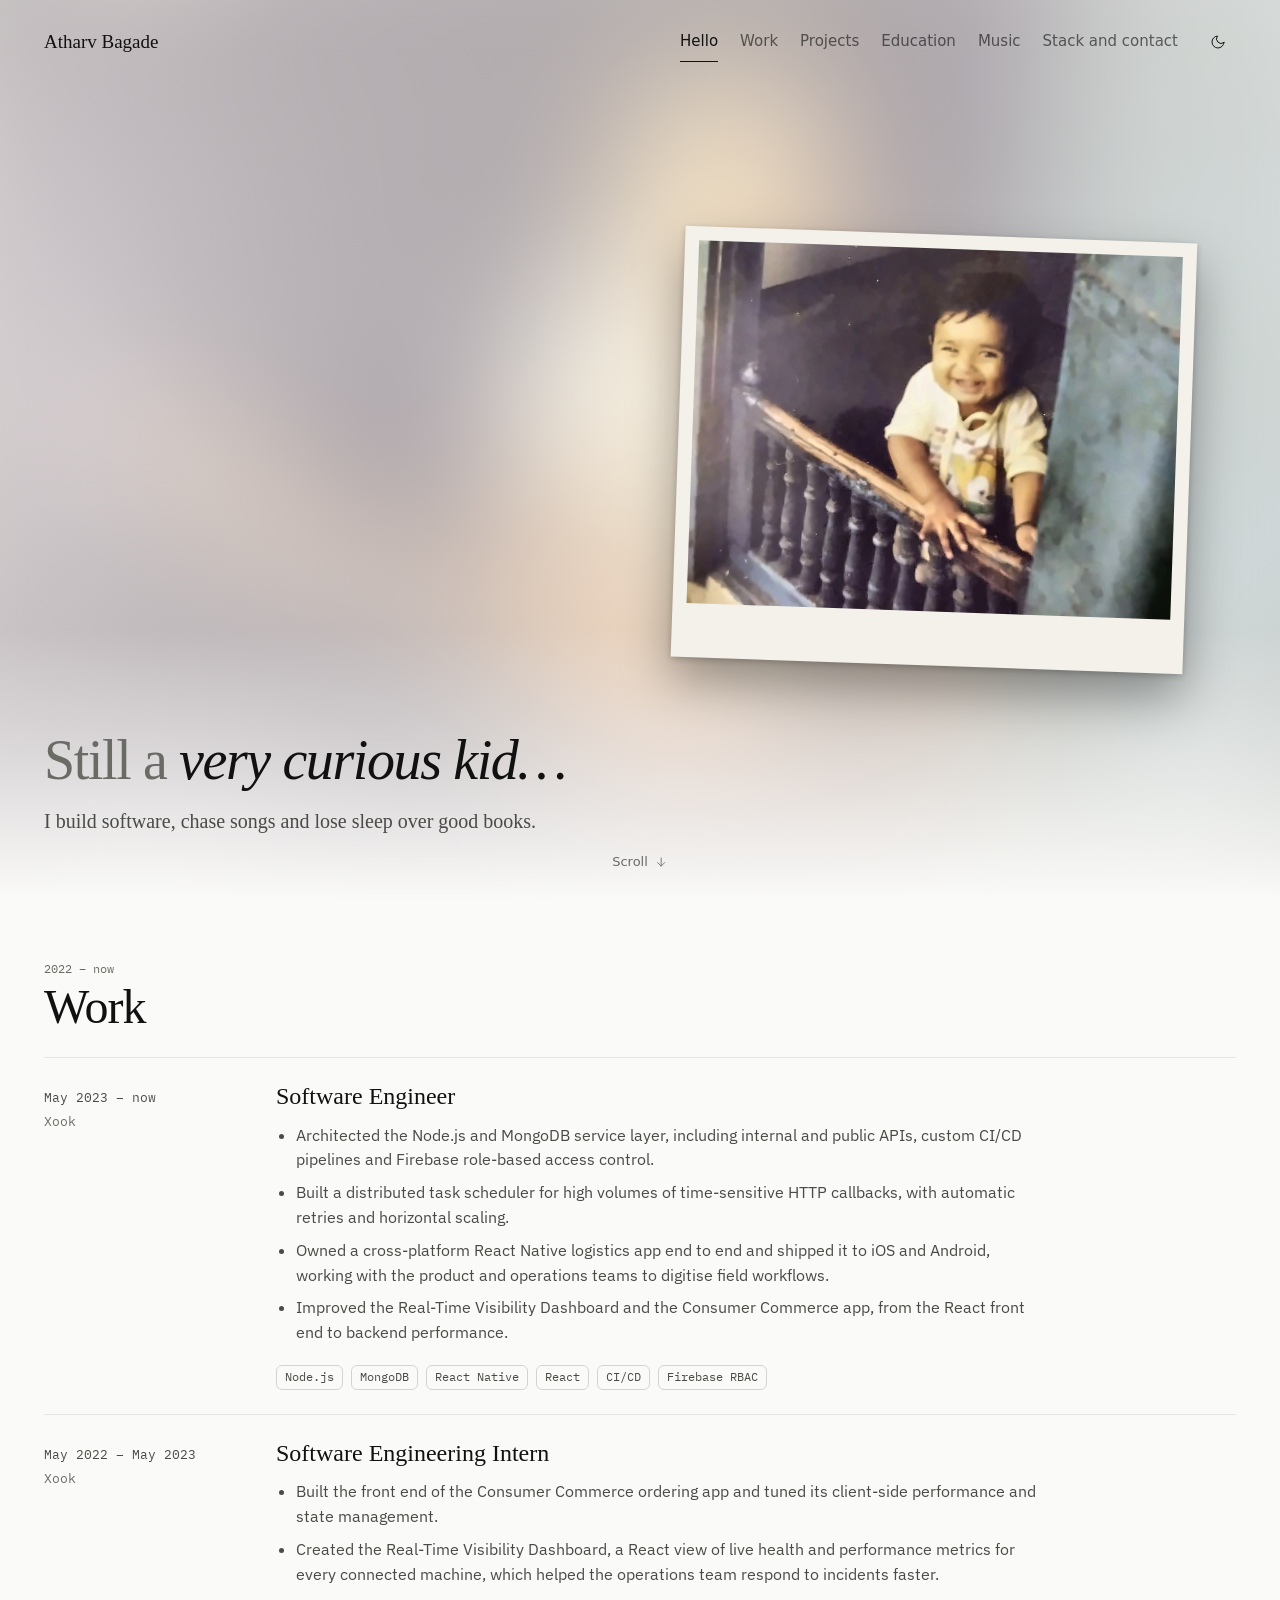
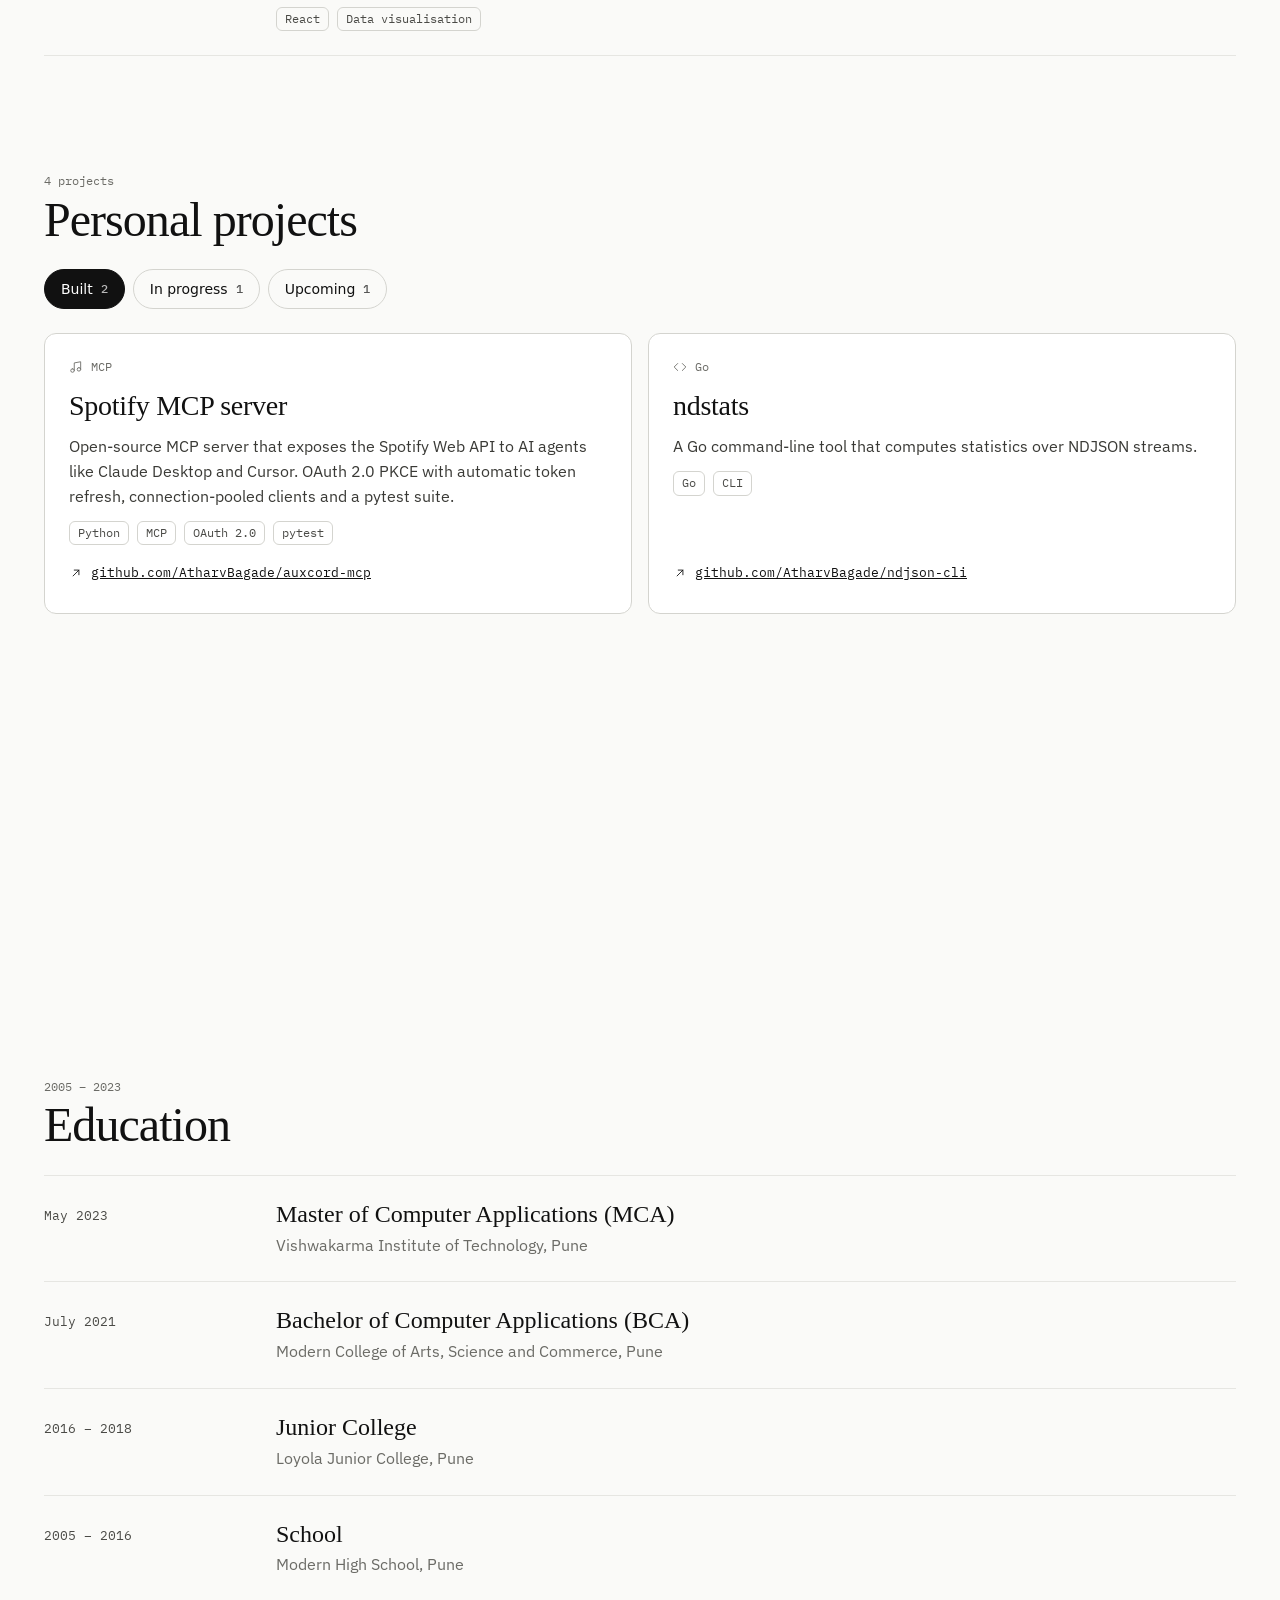
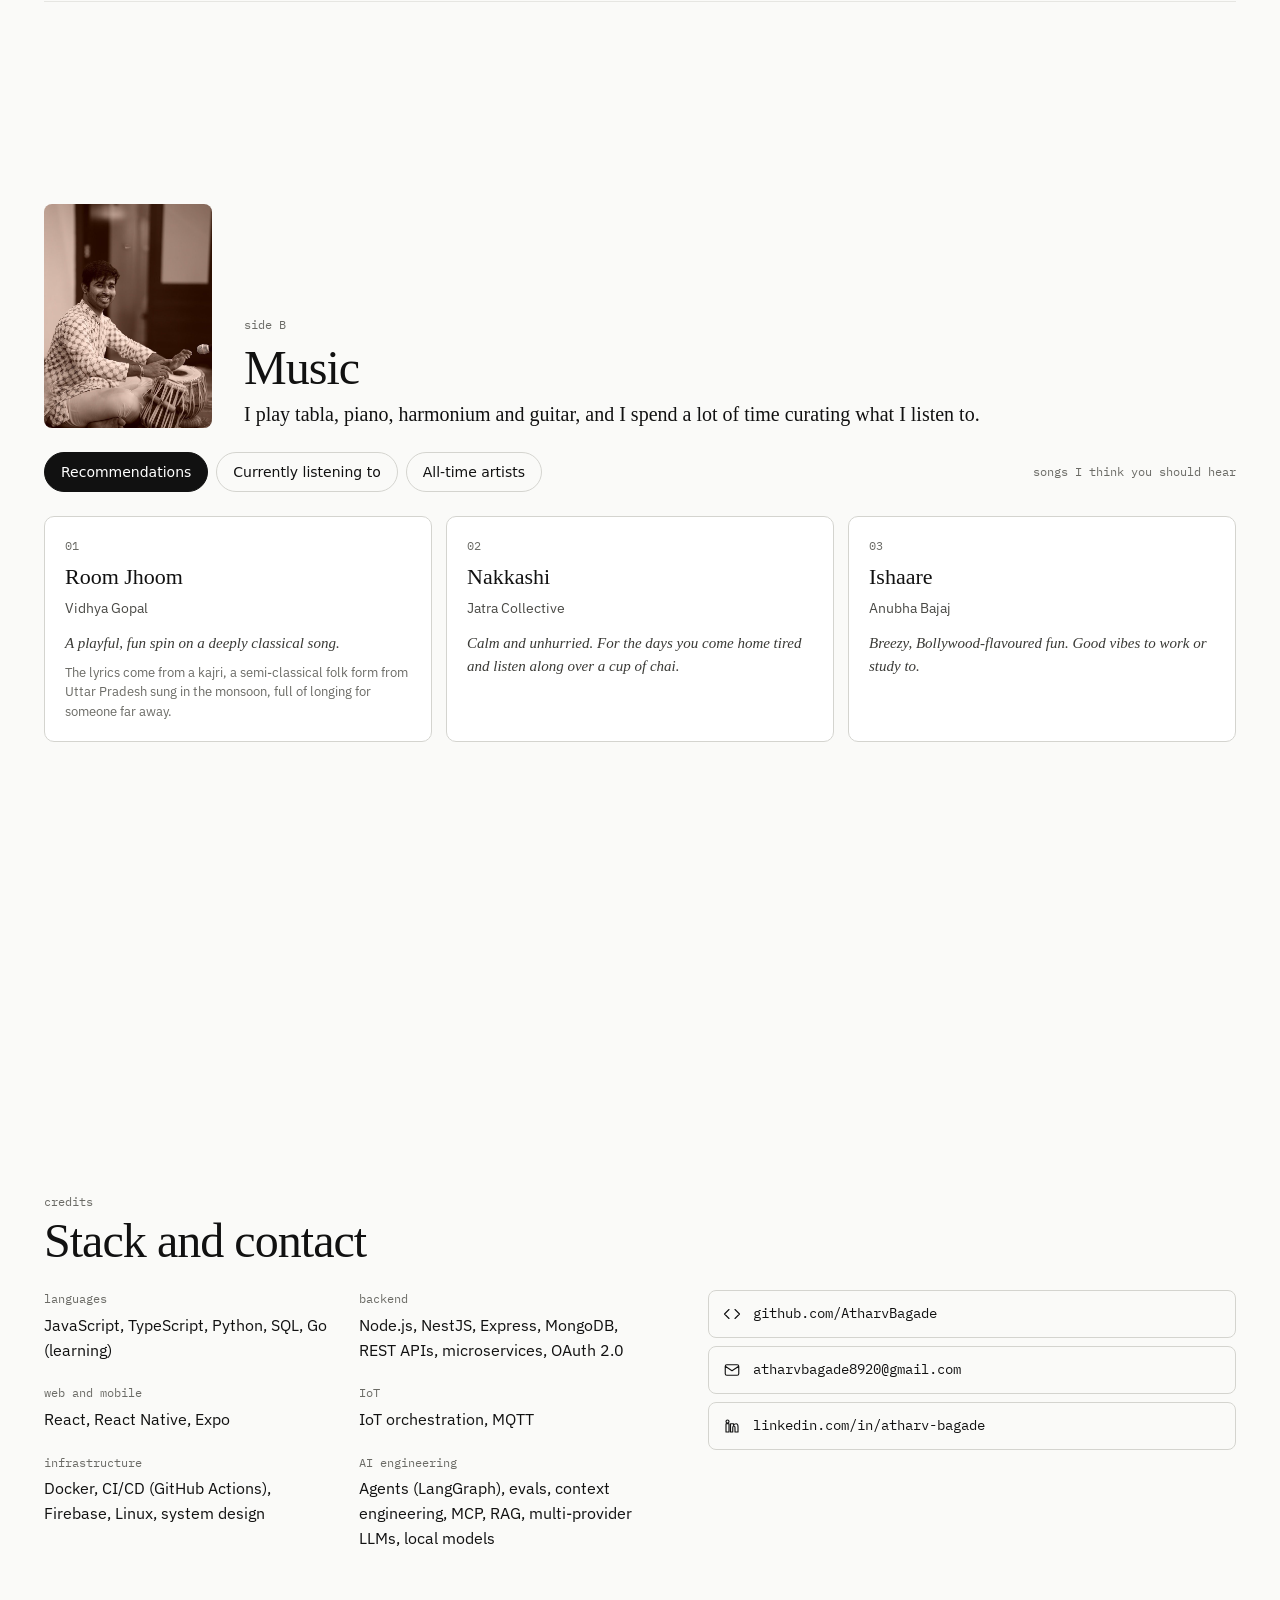
<file: index.html>
<!doctype html>
<html lang="en">
<head>
<meta charset="utf-8">
<meta name="viewport" content="width=device-width, initial-scale=1, viewport-fit=cover">
<title>Atharv Bagade</title>
<meta name="description" content="Atharv Bagade: software engineer moving into AI engineering. Still a very curious kid who builds software, chases songs and loses sleep over good books.">
<meta property="og:title" content="Atharv Bagade">
<meta property="og:description" content="Still a very curious kid. I build software, chase songs and lose sleep over good books.">
<meta property="og:type" content="website">
<meta property="og:image" content="img/og.jpg">
<meta name="twitter:card" content="summary_large_image">
<link rel="icon" href="favicon.svg" type="image/svg+xml">

<!-- Set the theme before first paint: saved choice, else the system setting. -->
<script>
  (function () {
    var saved = null;
    try { saved = localStorage.getItem('theme'); } catch (e) {}
    var dark = saved ? saved === 'dark' : !window.matchMedia || window.matchMedia('(prefers-color-scheme: dark)').matches;
    document.documentElement.dataset.theme = dark ? 'dark' : 'light';
  })();
</script>

<!-- Sentient and Chillax are served by Fontshare (ITF Free Font License); the font files are not kept in this repo. -->
<link rel="preconnect" href="https://api.fontshare.com">
<link rel="stylesheet" href="https://api.fontshare.com/v2/css?f[]=sentient@400,401,500,501&f[]=chillax@500&display=swap">
<link rel="preconnect" href="https://fonts.googleapis.com">
<link rel="preconnect" href="https://fonts.gstatic.com" crossorigin>
<link rel="stylesheet" href="https://fonts.googleapis.com/css2?family=IBM+Plex+Mono:wght@400;500&family=IBM+Plex+Sans:wght@400;500;600&display=swap">
<link rel="stylesheet" href="styles.css">
<script src="main.js" defer></script>
</head>
<body>
<div class="app at-top" data-section="hello">

  <header class="topbar">
    <a class="name" href="#hello">Atharv Bagade</a>
    <div class="topbar-right">
      <nav class="top-nav" aria-label="Sections">
        <a href="#hello">Hello</a>
        <a href="#work">Work</a>
        <a href="#projects">Projects</a>
        <a href="#education">Education</a>
        <a href="#music">Music</a>
        <a href="#contact">Stack and contact</a>
      </nav>
      <button type="button" class="theme-toggle" aria-label="Switch theme">
        <svg class="icon-sun" width="16" height="16" viewBox="0 0 24 24" aria-hidden="true"><path d="M12 8a4 4 0 1 0 0 8a4 4 0 1 0 0-8M12 2v2M12 20v2M4.9 4.9l1.4 1.4M17.7 17.7l1.4 1.4M2 12h2M20 12h2M4.9 19.1l1.4-1.4M17.7 6.3l1.4-1.4"/></svg>
        <svg class="icon-moon" width="16" height="16" viewBox="0 0 24 24" aria-hidden="true"><path d="M21 12.8A9 9 0 1 1 11.2 3a7 7 0 0 0 9.8 9.8z"/></svg>
      </button>
    </div>
  </header>

  <main>
    <!-- Hello -->
    <section id="hello" class="page-section hello" aria-label="Hello">
      <!-- Blurred photo on larger screens, full photo on phones -->
      <div class="backdrop backdrop-ambient" aria-hidden="true"></div>
      <div class="backdrop backdrop-veil" aria-hidden="true"></div>
      <div class="backdrop backdrop-photo" aria-hidden="true"></div>
      <div class="backdrop backdrop-shade" aria-hidden="true"></div>
      <figure class="print">
        <img src="img/hero.jpg" alt="Atharv as a small child, laughing and leaning over a wooden balcony railing" width="1600" height="1199">
      </figure>
      <div class="hero">
        <h1><span class="hero-muted">Still a</span> <em>very curious kid…</em></h1>
        <p>I build software, chase songs and lose sleep over good books.</p>
      </div>
      <a class="scroll-cue" href="#work">Scroll
        <svg width="14" height="14" viewBox="0 0 24 24" aria-hidden="true"><path d="M12 5v14M6 13l6 6 6-6"/></svg></a>
    </section>

    <!-- Work -->
    <section id="work" class="page-section" aria-labelledby="work-title">
      <div class="section-head">
        <p class="eyebrow">2022 – now</p>
        <h2 id="work-title">Work</h2>
      </div>
      <ol class="entries">
        <li class="entry">
          <div class="entry-date"><span>May 2023 – now</span><span class="muted">Xook</span></div>
          <div class="entry-body">
            <h3>Software Engineer</h3>
            <ul class="bullets">
              <li>Architected the Node.js and MongoDB service layer, including internal and public APIs, custom CI/CD pipelines and Firebase role-based access control.</li>
              <li>Built a distributed task scheduler for high volumes of time-sensitive HTTP callbacks, with automatic retries and horizontal scaling.</li>
              <li>Owned a cross-platform React Native logistics app end to end and shipped it to iOS and Android, working with the product and operations teams to digitise field workflows.</li>
              <li>Improved the Real-Time Visibility Dashboard and the Consumer Commerce app, from the React front end to backend performance.</li>
            </ul>
            <ul class="chips"><li>Node.js</li><li>MongoDB</li><li>React Native</li><li>React</li><li>CI/CD</li><li>Firebase RBAC</li></ul>
          </div>
        </li>
        <li class="entry">
          <div class="entry-date"><span>May 2022 – May 2023</span><span class="muted">Xook</span></div>
          <div class="entry-body">
            <h3>Software Engineering Intern</h3>
            <ul class="bullets">
              <li>Built the front end of the Consumer Commerce ordering app and tuned its client-side performance and state management.</li>
              <li>Created the Real-Time Visibility Dashboard, a React view of live health and performance metrics for every connected machine, which helped the operations team respond to incidents faster.</li>
            </ul>
            <ul class="chips"><li>React</li><li>Data visualisation</li></ul>
          </div>
        </li>
      </ol>
    </section>

    <!-- Personal projects: cards are rendered from data/projects.json -->
    <section id="projects" class="page-section" aria-labelledby="projects-title">
      <div class="section-head">
        <p class="eyebrow" id="project-total">Personal projects</p>
        <h2 id="projects-title">Personal projects</h2>
      </div>
      <div class="tabs-row">
        <div class="tabs" role="tablist" aria-label="Project status" data-tabs="projects">
          <button type="button" role="tab" data-key="built" aria-controls="project-list">Built <span class="count"></span></button>
          <button type="button" role="tab" data-key="progress" aria-controls="project-list">In progress <span class="count"></span></button>
          <button type="button" role="tab" data-key="upcoming" aria-controls="project-list">Upcoming <span class="count"></span></button>
        </div>
      </div>
      <div class="cards" id="project-list" role="tabpanel"></div>
    </section>

    <!-- Education -->
    <section id="education" class="page-section" aria-labelledby="education-title">
      <div class="section-head">
        <p class="eyebrow">2005 – 2023</p>
        <h2 id="education-title">Education</h2>
      </div>
      <ol class="entries">
        <li class="entry">
          <span class="entry-date">May 2023</span>
          <div class="entry-body">
            <h3>Master of Computer Applications (MCA)</h3>
            <p class="muted">Vishwakarma Institute of Technology, Pune</p>
          </div>
        </li>
        <li class="entry">
          <span class="entry-date">July 2021</span>
          <div class="entry-body">
            <h3>Bachelor of Computer Applications (BCA)</h3>
            <p class="muted">Modern College of Arts, Science and Commerce, Pune</p>
          </div>
        </li>
        <li class="entry">
          <span class="entry-date">2016 – 2018</span>
          <div class="entry-body">
            <h3>Junior College</h3>
            <p class="muted">Loyola Junior College, Pune</p>
          </div>
        </li>
        <li class="entry">
          <span class="entry-date">2005 – 2016</span>
          <div class="entry-body">
            <h3>School</h3>
            <p class="muted">Modern High School, Pune</p>
          </div>
        </li>
      </ol>
    </section>

    <!-- Music: lists are rendered from data/music.json -->
    <section id="music" class="page-section" aria-labelledby="music-title">
      <div class="section-head music-head">
        <img class="music-photo" src="img/playing.jpg" alt="Atharv sitting cross-legged on the floor, smiling as he plays the tabla" width="661" height="992">
        <div>
          <p class="eyebrow">side B</p>
          <h2 id="music-title">Music</h2>
          <p class="lead">I play tabla, piano, harmonium and guitar, and I spend a lot of time curating what I listen to.</p>
        </div>
      </div>
      <div class="tabs-row">
        <div class="tabs" role="tablist" aria-label="Music" data-tabs="music">
          <button type="button" role="tab" data-key="recommendations">Recommendations</button>
          <button type="button" role="tab" data-key="current">Currently listening to</button>
          <button type="button" role="tab" data-key="allTime">All-time artists</button>
        </div>
        <p class="eyebrow" id="music-note"></p>
      </div>
      <div id="music-list" role="tabpanel"></div>
    </section>

    <!-- Stack and contact -->
    <section id="contact" class="page-section" aria-labelledby="contact-title">
      <div class="section-head">
        <p class="eyebrow">credits</p>
        <h2 id="contact-title">Stack and contact</h2>
      </div>
      <div class="contact-grid">
        <dl class="stack">
          <div><dt>languages</dt><dd>JavaScript, TypeScript, Python, SQL, Go (learning)</dd></div>
          <div><dt>backend</dt><dd>Node.js, NestJS, Express, MongoDB, REST APIs, microservices, OAuth 2.0</dd></div>
          <div><dt>web and mobile</dt><dd>React, React Native, Expo</dd></div>
          <div><dt>IoT</dt><dd>IoT orchestration, MQTT</dd></div>
          <div><dt>infrastructure</dt><dd>Docker, CI/CD (GitHub Actions), Firebase, Linux, system design</dd></div>
          <div><dt>AI engineering</dt><dd>Agents (LangGraph), evals, context engineering, MCP, RAG, multi-provider LLMs, local models</dd></div>
        </dl>
        <ul class="contact-links">
          <li><a href="https://github.com/AtharvBagade">
            <svg width="18" height="18" viewBox="0 0 24 24" aria-hidden="true"><path d="M8 6l-6 6 6 6M16 6l6 6-6 6"/></svg>github.com/AtharvBagade</a></li>
          <li><a href="mailto:atharvbagade8920@gmail.com">
            <svg width="18" height="18" viewBox="0 0 24 24" aria-hidden="true"><path d="M5 5h14a2 2 0 0 1 2 2v10a2 2 0 0 1-2 2H5a2 2 0 0 1-2-2V7a2 2 0 0 1 2-2zM3 7l9 6 9-6"/></svg>atharvbagade8920@gmail.com</a></li>
          <li><a href="https://www.linkedin.com/in/atharv-bagade-344172216/">
            <svg width="18" height="18" viewBox="0 0 24 24" aria-hidden="true"><path d="M4 9h4v11H4zM6 4a2 2 0 1 0 0 4a2 2 0 1 0 0-4M10 9h4v2c.8-1.3 2-2 3.5-2C20 9 20 11 20 13v7h-4v-6c0-1.2-.3-2-1.5-2S13 13 13 14v6h-3z"/></svg>linkedin.com/in/atharv-bagade</a></li>
        </ul>
      </div>
    </section>
  </main>

  <!-- Shown once the page is scrolled to the end -->
  <button type="button" class="to-top" aria-label="Back to top">
    <svg width="18" height="18" viewBox="0 0 24 24" aria-hidden="true"><path d="M12 19V5M6 11l6-6 6 6"/></svg>
  </button>

</div>
</body>
</html>
</file>
<file: styles.css>
/*
  Atharv Bagade: personal site.
  One scrolling page of full-screen sections that snap into place; each section fits one screen on desktop. Monochrome theme with dark/light modes.
  A fixed top bar holds jump links to each section. Section content fades up as it arrives;
  Hello drifts and fades as you scroll away from it.
  Desktop: Hello shows a tilted print over a blurred copy of the photo.
  Phone (<= 720px): the section links are hidden and Hello shows the photo full-screen.
*/

/* ---------- Theme tokens ---------- */
:root {
  --bg: #FAFAF8;
  --sunk: #F3F3F0;
  --card: #FFFFFF;
  --ink: #111111;
  --on-ink: #FFFFFF;
  --active: #ECECE8;
  --hover: #F0F0EC;
  --line: #E6E6E2;
  --line2: #D4D4CF;
  --dash: #BDBDB7;
  --muted: #6B6B66;
  --text2: #4A4A46;
  --text3: #3A3A36;
  --c1: #E4E4DF; --c2: #D2D2CC; --c3: #DCDCD7; --c4: #C9C9C3; --c5: #EFEFEB; --c6: #D6D6D1;
  --veil: rgba(250, 250, 248, .6);
  color-scheme: light;

  --font-display: 'Sentient', Georgia, 'Times New Roman', serif;
  --font-ui: 'Chillax', system-ui, sans-serif;
  --font-body: 'IBM Plex Sans', system-ui, -apple-system, 'Segoe UI', sans-serif;
  --font-mono: 'IBM Plex Mono', ui-monospace, Menlo, monospace;

  --pad-x: 44px;
  --bar-h: 84px; /* height of the fixed top bar; sections land just below it */
  /* Colours used on top of the photo (phone Hello). Overridden there. */
  --nav-ink: var(--ink);
  --nav-line: var(--line2);
}

:root[data-theme="dark"] {
  --bg: #0F0F0F;
  --sunk: #141414;
  --card: #1A1A1A;
  --ink: #EDEDEA;
  --on-ink: #0F0F0F;
  --active: #222222;
  --hover: #1C1C1C;
  --line: #262626;
  --line2: #3A3A3A;
  --dash: #4A4A4A;
  --muted: #9A9A94;
  --text2: #BDBDB7;
  --text3: #CFCFCB;
  --c1: #2A2A2A; --c2: #333333; --c3: #2E2E2E; --c4: #3A3A3A; --c5: #262626; --c6: #363636;
  --veil: rgba(12, 12, 12, .5);
  color-scheme: dark;
}

/* ---------- Base ---------- */
*, *::before, *::after { box-sizing: border-box; }
/* Each section snaps to just below the fixed top bar. Sections taller than the screen still scroll freely. */
html { scroll-behavior: smooth; scroll-snap-type: y mandatory; scroll-padding-top: var(--bar-h); }
body { margin: 0; }
body {
  background: var(--bg);
  color: var(--ink);
  font-family: var(--font-body);
  font-size: 16px;
  line-height: 1.55;
  -webkit-font-smoothing: antialiased;
}
a { color: var(--ink); }
svg { fill: none; stroke: currentColor; stroke-width: 1.5; stroke-linecap: round; stroke-linejoin: round; }
:focus-visible { outline: 2px solid var(--ink); outline-offset: 2px; }
[hidden] { display: none !important; }
h1, h2, h3 { margin: 0; font-family: var(--font-display); font-weight: 500; text-wrap: balance; }
h2 { font-weight: 400; font-size: 48px; line-height: 1.05; letter-spacing: -0.02em; }
h3 { font-size: 24px; line-height: 1.2; }
p { margin: 0; }
ul, ol { margin: 0; padding: 0; list-style: none; }

.eyebrow { font-family: var(--font-mono); font-size: 12px; color: var(--muted); }
.eyebrow a { color: inherit; text-underline-offset: 2px; }
.eyebrow a:hover { color: var(--ink); }
.muted { color: var(--muted); }
.lead { font-family: var(--font-display); font-size: 20px; line-height: 1.35; }

/* ---------- Hello backdrops ---------- */
.backdrop { position: absolute; inset: 0; pointer-events: none; }
.backdrop-ambient {
  inset: -120px;
  background: url('img/hero.jpg') 55% 35% / cover;
  filter: blur(70px) saturate(1.35);
}
/* Fades into the page colour at the bottom so Hello flows into the next section. */
.backdrop-veil { background: linear-gradient(to bottom, var(--veil) 70%, var(--bg)); }
.backdrop-photo { background: url('img/hero.jpg') 56% 28% / cover; translate: 0 calc(var(--p) * 30%); }
.backdrop-shade {
  background:
    linear-gradient(to top, rgba(0, 0, 0, .78) 0%, rgba(0, 0, 0, 0) 55%),
    linear-gradient(to bottom, rgba(0, 0, 0, .45) 0%, rgba(0, 0, 0, 0) 20%);
}
.backdrop-photo, .backdrop-shade { display: none; }

/* ---------- Top bar: fixed; see-through at the top of the page, solid once scrolled ---------- */
.topbar {
  position: fixed; top: 0; left: 0; right: 0; z-index: 10;
  min-height: var(--bar-h);
  display: flex; flex-wrap: wrap; align-items: center; justify-content: space-between; gap: 10px 24px;
  padding: 22px var(--pad-x);
  background: var(--bg); border-bottom: 1px solid var(--line);
  transition: background-color .2s ease, border-color .2s ease;
}
.app.at-top .topbar { background: transparent; border-bottom-color: transparent; }
.name { font-family: var(--font-display); font-weight: 500; font-size: 19px; color: var(--nav-ink); text-decoration: none; white-space: nowrap; }
.topbar-right { display: flex; flex-wrap: wrap; align-items: center; gap: 4px 22px; }
.top-nav { display: flex; flex-wrap: wrap; gap: 4px 22px; }
.top-nav a {
  display: flex; align-items: center; min-height: 40px;
  font-family: var(--font-ui); font-weight: 500; font-size: 15px; white-space: nowrap;
  color: var(--nav-ink); text-decoration: none; opacity: .62;
  border-bottom: 1px solid transparent;
}
.top-nav a:hover { opacity: 1; }
.top-nav a[aria-current] { opacity: 1; border-bottom-color: var(--nav-ink); }
.theme-toggle {
  width: 36px; height: 36px; border-radius: 999px; cursor: pointer;
  display: flex; align-items: center; justify-content: center;
  background: transparent; color: var(--nav-ink); border: 1px solid var(--nav-line);
}
:root[data-theme="dark"] .icon-moon, :root:not([data-theme="dark"]) .icon-sun { display: none; }

/* ---------- Back to top: floats bottom right once the page reaches the end ---------- */
.to-top {
  position: fixed; right: var(--pad-x); bottom: 32px; z-index: 10;
  width: 44px; height: 44px; border-radius: 22px; cursor: pointer;
  display: flex; align-items: center; justify-content: center;
  background: var(--bg); color: var(--ink); border: 1px solid var(--line2);
  box-shadow: 0 4px 12px rgba(0, 0, 0, .08);
  opacity: 0; visibility: hidden; translate: 0 8px;
  transition: opacity .2s ease, translate .2s ease, visibility .2s, border-color .15s ease;
}
.app.at-end .to-top { opacity: 1; visibility: visible; translate: none; }
.to-top:hover { border-color: var(--ink); }
.to-top:active { scale: .96; }

/* ---------- Sections: each fills the screen below the top bar, content centred vertically ---------- */
.page-section {
  min-height: calc(100vh - var(--bar-h)); min-height: calc(100svh - var(--bar-h));
  display: flex; flex-direction: column; justify-content: center;
  padding: 56px var(--pad-x);
  scroll-snap-align: start;
}
.page-section > * + * { margin-top: 24px; }
/* Sections with tabs start at the top, so the heading stays put when a tab changes the content height. */
.page-section:has([role="tablist"]) { justify-content: flex-start; }

/* ---------- On-scroll reveal ----------
   main.js adds .reveal-ready (skipped for reduced motion), gives each item its order in --i,
   and marks a section .in-view when it scrolls into view. Uses `translate` so card hover (`transform`) still works. */
.reveal-ready .page-section:not(.hello) :is(.section-head, .tabs-row, .entry, .card, .rec, .row, .stack > div, .contact-links li) { opacity: 0; }
.reveal-ready .page-section.in-view :is(.section-head, .tabs-row, .entry, .card, .rec, .row, .stack > div, .contact-links li) {
  animation: rise .6s cubic-bezier(.2, .7, .2, 1) both;
  animation-delay: calc(min(var(--i, 0), 10) * 70ms);
}
@keyframes rise { from { opacity: 0; translate: 0 18px; } to { opacity: 1; translate: none; } }

/* ---------- Hello: the full first screen ---------- */
.hello {
  --p: 0; /* how far Hello has scrolled away, 0 to 1; set by main.js and drives the parallax below */
  display: block; position: relative; overflow: hidden; padding: 0;
  height: 100vh; height: 100svh; min-height: 560px;
}
.hello > * + * { margin-top: 0; }
.hero {
  position: absolute; left: var(--pad-x); right: 54%; bottom: 64px;
  display: flex; flex-direction: column; gap: 18px;
  translate: 0 calc(var(--p) * -60px); opacity: calc(1 - var(--p) * 1.6);
}
.hero h1 { font-size: 56px; line-height: 1; letter-spacing: -0.025em; max-width: 13em; }
.hero h1 em { font-style: italic; color: var(--ink); }
.hero-muted { color: var(--muted); }
.hero p { font-family: var(--font-display); font-size: 20px; line-height: 1.5; color: var(--text2); }
.print {
  /* --print-centre places the print; the entrance animation reuses it so the two never fight. */
  --print-centre: translateY(-50%);
  position: absolute; right: 7%; top: 50%; width: min(40%, 560px); margin: 0;
  transform: var(--print-centre) rotate(2deg);
  background: #F4F1EA; padding: 14px 14px 54px;
  box-shadow: 0 24px 50px rgba(0, 0, 0, .35), 0 2px 6px rgba(0, 0, 0, .2);
  animation: print-in .6s ease;
  translate: 0 calc(var(--p) * -140px); opacity: calc(1 - var(--p) * 1.2);
}
/* Its own keyframes: the shared view-in would replace the centring and tilt while it runs, then snap at the end. */
@keyframes print-in {
  from { opacity: 0; transform: var(--print-centre) translateY(16px) rotate(4deg); }
  to { opacity: 1; transform: var(--print-centre) rotate(2deg); }
}
.print img { display: block; width: 100%; height: auto; aspect-ratio: 4 / 3; object-fit: cover; object-position: 55% 30%; }
.scroll-cue {
  position: absolute; left: 50%; bottom: 22px; transform: translateX(-50%);
  display: flex; align-items: center; gap: 6px; min-height: 32px;
  font-family: var(--font-ui); font-weight: 500; font-size: 13px;
  color: var(--nav-ink); opacity: calc(.6 - var(--p) * 2); text-decoration: none;
}
.scroll-cue:hover { opacity: 1; }

/* ---------- Section headers ---------- */
.section-head { display: flex; flex-direction: column; gap: 4px; }
.section-head.split { flex-direction: row; flex-wrap: wrap; align-items: flex-end; justify-content: space-between; gap: 16px; }
.music-head { flex-direction: row; flex-wrap: wrap; align-items: stretch; gap: 20px 32px; }
.music-head > div:last-child { flex: 1 1 320px; display: flex; flex-direction: column; justify-content: flex-end; gap: 8px; }
.music-photo { flex: 0 0 168px; width: 168px; height: 224px; object-fit: cover; object-position: 40% 40%; border-radius: 8px; }

/* ---------- Work and Education entries: date column, then the entry ---------- */
.entries { border-bottom: 1px solid var(--line); }
.entry {
  display: grid; grid-template-columns: 200px minmax(0, 1fr); gap: 8px 32px;
  padding: 24px 0; border-top: 1px solid var(--line);
}
.entry-date { display: flex; flex-direction: column; gap: 4px; padding-top: 6px; font-family: var(--font-mono); font-size: 13px; color: var(--text2); font-variant-numeric: tabular-nums; }
.entry-body { display: flex; flex-direction: column; gap: 4px; max-width: 760px; }
.entry-body .bullets { margin-top: 8px; }
.entry-body .chips { margin-top: 16px; }
.bullets { list-style: disc; padding-left: 20px; display: flex; flex-direction: column; gap: 8px; color: var(--text2); }
.chips { display: flex; flex-wrap: wrap; gap: 8px; }
.chips li { padding: 2px 8px; border: 1px solid var(--line2); border-radius: 6px; font-family: var(--font-mono); font-size: 12px; color: var(--text2); }

/* ---------- Tabs (Projects and Music) ---------- */
.tabs { display: flex; flex-wrap: wrap; gap: 8px; }
.tabs button {
  display: flex; align-items: center; gap: 8px; min-height: 40px; padding: 0 16px; cursor: pointer;
  border: 1px solid var(--line2); border-radius: 20px; background: transparent; color: var(--ink);
  font-family: var(--font-ui); font-weight: 500; font-size: 14px; white-space: nowrap;
  transition: background-color .15s ease, border-color .15s ease, color .15s ease;
}
.tabs button:hover { border-color: var(--ink); }
.tabs button[aria-selected="true"] { background: var(--ink); border-color: var(--ink); color: var(--on-ink); }
.tabs .count { font-family: var(--font-mono); font-size: 12px; opacity: .7; }
.tabs-row { display: flex; flex-wrap: wrap; align-items: center; justify-content: space-between; gap: 8px 16px; }

/* ---------- Project cards: two columns, so a status tab never runs past one screen ---------- */
.cards { display: grid; grid-template-columns: repeat(2, minmax(0, 1fr)); gap: 16px; }
.card {
  display: flex; flex-direction: column; gap: 12px; padding: 24px;
  background: var(--card); border: 1px solid var(--line2); border-radius: 12px;
  transition: border-color .15s ease;
}
.card:hover { border-color: var(--ink); }
.card-tag { display: flex; align-items: center; gap: 8px; font-family: var(--font-mono); font-size: 12px; color: var(--muted); }
.card h3 { font-size: 28px; letter-spacing: -0.01em; }
.card p { color: var(--text3); }
.card-link { margin-top: auto; display: flex; align-items: center; gap: 8px; min-height: 32px; font-family: var(--font-mono); font-size: 13px; }

/* ---------- Music lists ---------- */
.rows { display: grid; grid-template-columns: repeat(auto-fit, minmax(min(300px, 100%), 1fr)); gap: 0 28px; }
.rows.single { grid-template-columns: minmax(0, 640px); }
.row {
  display: flex; align-items: center; gap: 12px; min-height: 52px; padding: 6px 8px;
  border-top: 1px solid var(--line); border-radius: 4px; color: var(--ink); text-decoration: none;
}
.row:hover { background: var(--hover); }
.row-no { flex: 0 0 22px; font-family: var(--font-mono); font-size: 13px; color: var(--muted); }
.avatar {
  flex: 0 0 36px; height: 36px; border-radius: 50%;
  display: flex; align-items: center; justify-content: center; font-size: 12px; font-weight: 600;
}
.row-name { flex: 1 1 0; min-width: 0; font-family: var(--font-ui); font-weight: 500; font-size: 16px; white-space: nowrap; overflow: hidden; text-overflow: ellipsis; }
.row svg { color: var(--muted); }
.recs { display: grid; grid-template-columns: repeat(auto-fit, minmax(min(280px, 100%), 1fr)); gap: 14px; }
.rec { display: flex; flex-direction: column; gap: 8px; padding: 20px; background: var(--card); border: 1px solid var(--line2); border-radius: 10px; color: var(--ink); text-decoration: none; }
.rec-title { font-family: var(--font-display); font-weight: 500; font-size: 22px; line-height: 1.2; }
.rec-artist { color: var(--text2); font-size: 14px; }
.rec-why { margin-top: 4px; color: var(--text3); font-family: var(--font-display); font-style: italic; font-size: 15px; }
.rec-note { color: var(--muted); font-size: 13px; line-height: 1.5; }

/* ---------- Stack and contact ---------- */
.contact-grid { display: flex; flex-wrap: wrap; gap: 28px 56px; }
.stack { flex: 1 1 360px; margin: 0; display: grid; grid-template-columns: repeat(auto-fit, minmax(min(200px, 100%), 1fr)); gap: 22px; }
.stack dt { font-family: var(--font-mono); font-size: 12px; color: var(--muted); }
.stack dd { margin: 4px 0 0; }
.contact-links { flex: 1 1 280px; display: flex; flex-direction: column; gap: 8px; }
.contact-links a {
  display: flex; align-items: center; gap: 12px; min-height: 48px; padding: 0 14px;
  border: 1px solid var(--line2); border-radius: 8px; text-decoration: none;
  font-family: var(--font-mono); font-size: 14px; overflow-wrap: anywhere;
}
.contact-links a:hover { background: var(--hover); }

/* ---------- Tablet ---------- */
@media (max-width: 1024px) {
  .hero { right: 50%; }
  .hero h1 { font-size: 46px; }
  .print { width: min(44%, 460px); }
  .top-nav { column-gap: 16px; }
  .entry { grid-template-columns: 160px minmax(0, 1fr); gap: 8px 24px; }
}

/* ---------- Short screens: tighten so Work still fits one screen ---------- */
@media (max-height: 820px) and (min-width: 721px) {
  .page-section { padding-top: 32px; padding-bottom: 32px; }
  h2 { font-size: 40px; }
  .entry { padding: 16px 0; }
  .bullets { gap: 4px; }
}

/* ---------- Portrait tablets: photo centred in the upper part, title full width below ---------- */
@media (min-width: 721px) and (orientation: portrait) {
  .print {
    --print-centre: translate(-50%, -50%);
    left: 50%; right: auto; top: 40%;
    width: min(64%, 560px);
  }
  .hero { right: var(--pad-x); bottom: 80px; }
  .hero h1 { font-size: 56px; max-width: 14em; }
}

/* ---------- Phone ---------- */
@media (max-width: 720px) {
  :root { --pad-x: 20px; --bar-h: 64px; }
  .topbar { padding: 14px var(--pad-x); }
  .top-nav { display: none; }
  .page-section { padding: 44px var(--pad-x); }
  h2 { font-size: 36px; }
  .entry { grid-template-columns: minmax(0, 1fr); padding: 20px 0; }
  .entry-date { padding-top: 0; }
  .cards { grid-template-columns: minmax(0, 1fr); }

  /* Hello: photo full-screen, light text over it */
  .print { display: none; }
  .backdrop-ambient, .backdrop-veil { display: none; }
  .backdrop-photo, .backdrop-shade { display: block; }
  .app.at-top .topbar { --nav-ink: #F5F5F2; --nav-line: rgba(245, 245, 242, .4); }
  .hello .scroll-cue { color: #F5F5F2; }
  .hero { left: var(--pad-x); right: var(--pad-x); bottom: 72px; gap: 12px; }
  .hero h1 { font-size: 40px; max-width: none; }
  .hero p { font-size: 17px; color: rgba(245, 245, 242, .85); }
  .hero-muted { color: rgba(245, 245, 242, .7); }
  .hero h1 em { color: #F5F5F2; }

  /* Over the Hello photo the top bar shows only the name. */
  .app.at-top .theme-toggle { display: none; }
  .to-top { bottom: 20px; }
}

@media (prefers-reduced-motion: reduce) {
  html { scroll-behavior: auto; }
  *, *::before, *::after { animation: none !important; transition: none !important; }
}
</file>
